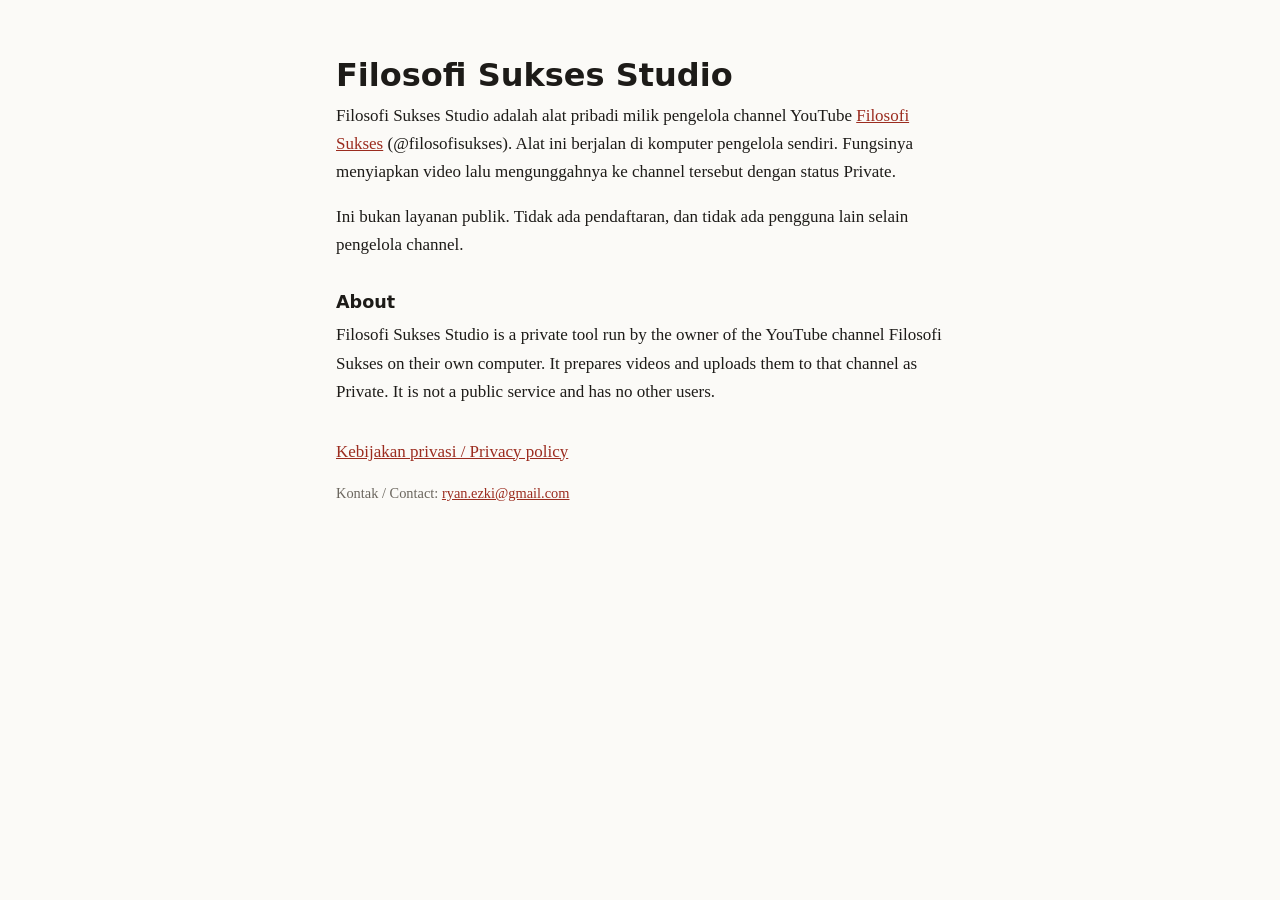
<file: index.html>
<!doctype html>
<html lang="id">
<head>
<meta charset="utf-8">
<meta name="viewport" content="width=device-width, initial-scale=1">
<title>Filosofi Sukses Studio</title>
<link rel="stylesheet" href="style.css">
</head>
<body>
<main>
  <h1>Filosofi Sukses Studio</h1>
  <p>Filosofi Sukses Studio adalah alat pribadi milik pengelola channel YouTube
    <a href="https://www.youtube.com/@filosofisukses">Filosofi Sukses</a> (@filosofisukses).
    Alat ini berjalan di komputer pengelola sendiri. Fungsinya menyiapkan video lalu mengunggahnya ke channel tersebut dengan status Private.</p>
  <p>Ini bukan layanan publik. Tidak ada pendaftaran, dan tidak ada pengguna lain selain pengelola channel.</p>

  <h2 lang="en">About</h2>
  <p lang="en">Filosofi Sukses Studio is a private tool run by the owner of the YouTube channel Filosofi Sukses on their own computer.
    It prepares videos and uploads them to that channel as Private. It is not a public service and has no other users.</p>

  <p class="links"><a href="privacy.html">Kebijakan privasi / Privacy policy</a></p>
  <p class="meta">Kontak / Contact: <a href="mailto:ryan.ezki@gmail.com">ryan.ezki@gmail.com</a></p>
</main>
</body>
</html>
</file>
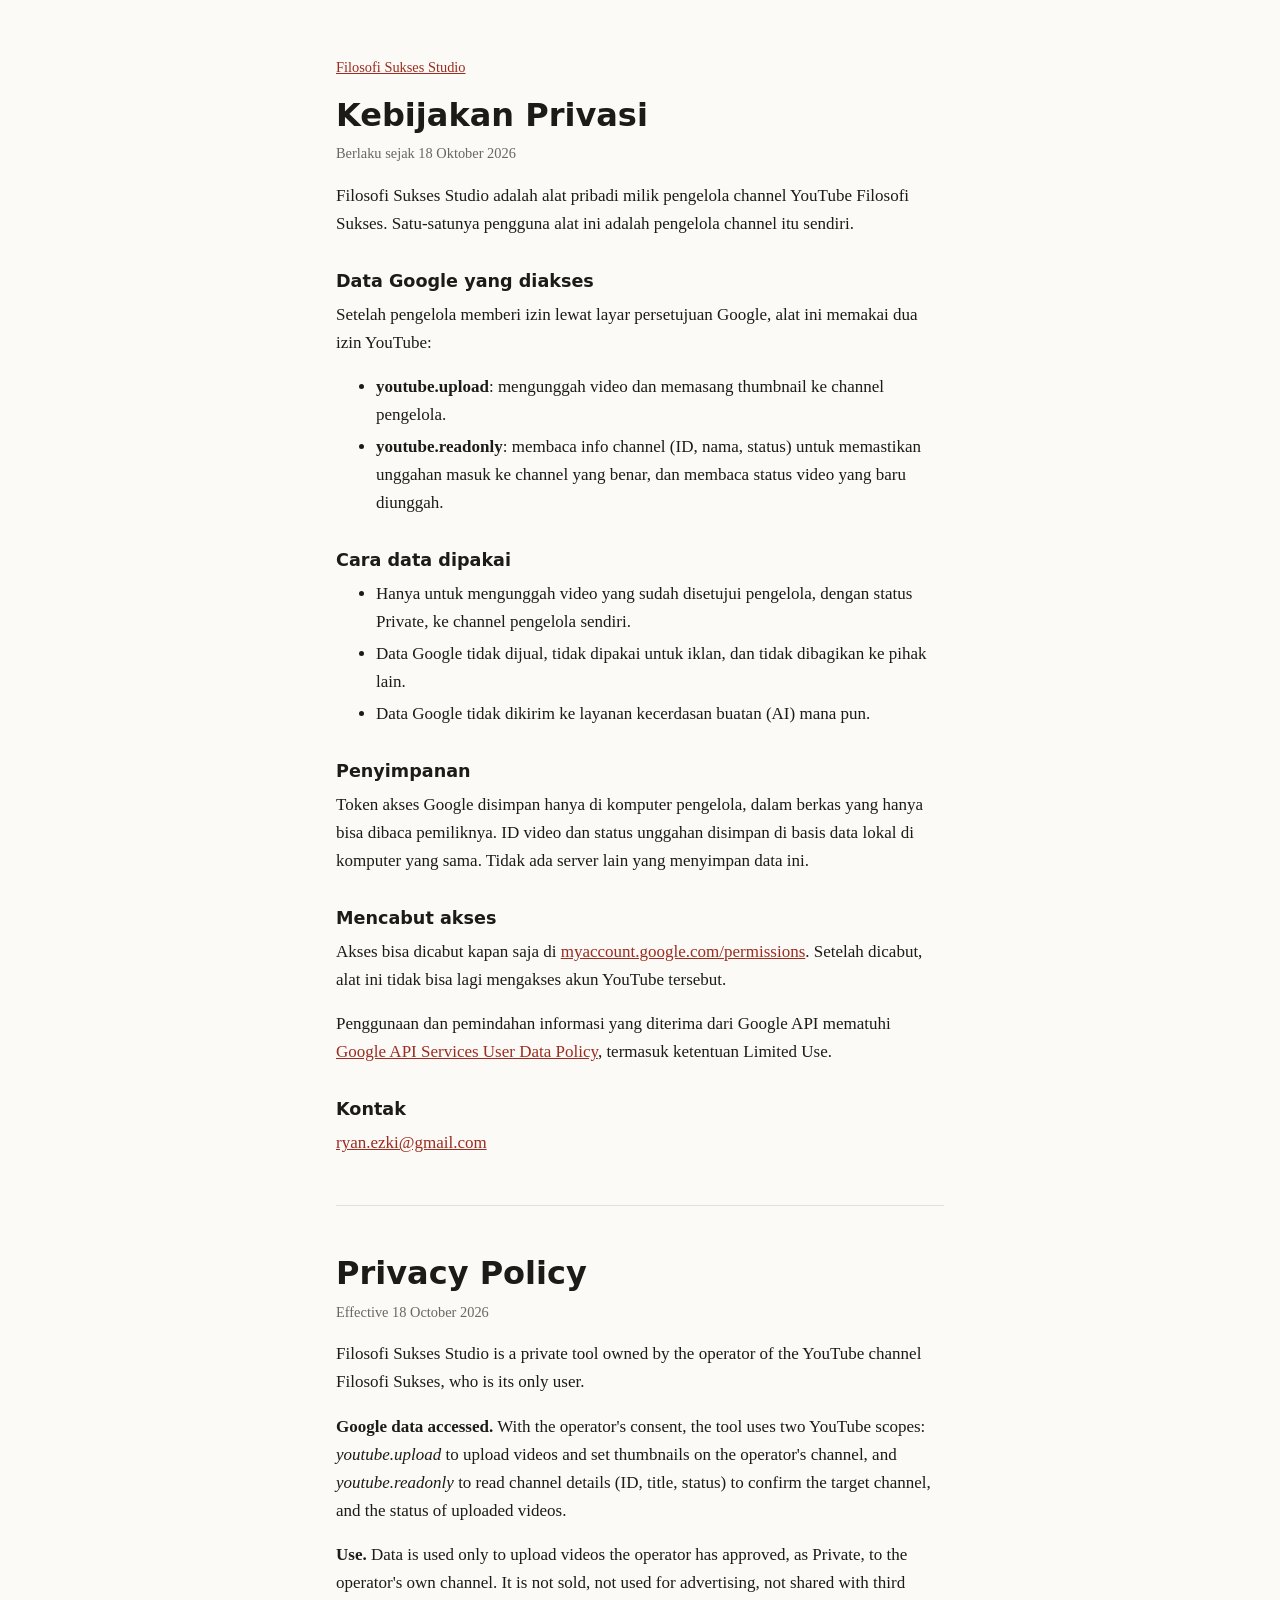
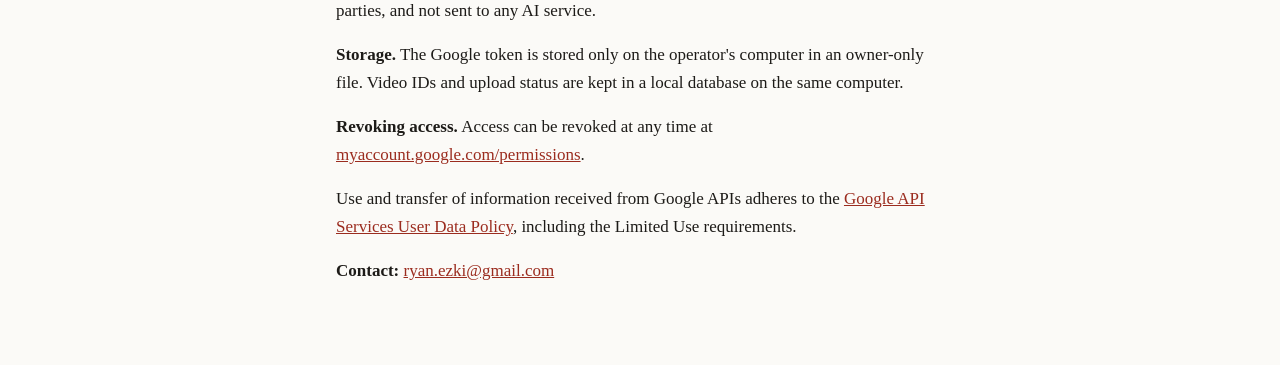
<file: privacy.html>
<!doctype html>
<html lang="id">
<head>
<meta charset="utf-8">
<meta name="viewport" content="width=device-width, initial-scale=1">
<title>Kebijakan Privasi · Filosofi Sukses Studio</title>
<link rel="stylesheet" href="style.css">
</head>
<body>
<main>
  <p class="back"><a href="./">Filosofi Sukses Studio</a></p>
  <h1>Kebijakan Privasi</h1>
  <p class="meta">Berlaku sejak 18 Oktober 2026</p>

  <p>Filosofi Sukses Studio adalah alat pribadi milik pengelola channel YouTube Filosofi Sukses. Satu-satunya pengguna alat ini adalah pengelola channel itu sendiri.</p>

  <h2>Data Google yang diakses</h2>
  <p>Setelah pengelola memberi izin lewat layar persetujuan Google, alat ini memakai dua izin YouTube:</p>
  <ul>
    <li><strong>youtube.upload</strong>: mengunggah video dan memasang thumbnail ke channel pengelola.</li>
    <li><strong>youtube.readonly</strong>: membaca info channel (ID, nama, status) untuk memastikan unggahan masuk ke channel yang benar, dan membaca status video yang baru diunggah.</li>
  </ul>

  <h2>Cara data dipakai</h2>
  <ul>
    <li>Hanya untuk mengunggah video yang sudah disetujui pengelola, dengan status Private, ke channel pengelola sendiri.</li>
    <li>Data Google tidak dijual, tidak dipakai untuk iklan, dan tidak dibagikan ke pihak lain.</li>
    <li>Data Google tidak dikirim ke layanan kecerdasan buatan (AI) mana pun.</li>
  </ul>

  <h2>Penyimpanan</h2>
  <p>Token akses Google disimpan hanya di komputer pengelola, dalam berkas yang hanya bisa dibaca pemiliknya. ID video dan status unggahan disimpan di basis data lokal di komputer yang sama. Tidak ada server lain yang menyimpan data ini.</p>

  <h2>Mencabut akses</h2>
  <p>Akses bisa dicabut kapan saja di <a href="https://myaccount.google.com/permissions">myaccount.google.com/permissions</a>. Setelah dicabut, alat ini tidak bisa lagi mengakses akun YouTube tersebut.</p>

  <p>Penggunaan dan pemindahan informasi yang diterima dari Google API mematuhi
    <a href="https://developers.google.com/terms/api-services-user-data-policy">Google API Services User Data Policy</a>, termasuk ketentuan Limited Use.</p>

  <h2>Kontak</h2>
  <p><a href="mailto:ryan.ezki@gmail.com">ryan.ezki@gmail.com</a></p>

  <hr>

  <section lang="en">
    <h1>Privacy Policy</h1>
    <p class="meta">Effective 18 October 2026</p>
    <p>Filosofi Sukses Studio is a private tool owned by the operator of the YouTube channel Filosofi Sukses, who is its only user.</p>
    <p><strong>Google data accessed.</strong> With the operator's consent, the tool uses two YouTube scopes:
      <em>youtube.upload</em> to upload videos and set thumbnails on the operator's channel, and
      <em>youtube.readonly</em> to read channel details (ID, title, status) to confirm the target channel, and the status of uploaded videos.</p>
    <p><strong>Use.</strong> Data is used only to upload videos the operator has approved, as Private, to the operator's own channel.
      It is not sold, not used for advertising, not shared with third parties, and not sent to any AI service.</p>
    <p><strong>Storage.</strong> The Google token is stored only on the operator's computer in an owner-only file. Video IDs and upload status are kept in a local database on the same computer.</p>
    <p><strong>Revoking access.</strong> Access can be revoked at any time at
      <a href="https://myaccount.google.com/permissions">myaccount.google.com/permissions</a>.</p>
    <p>Use and transfer of information received from Google APIs adheres to the
      <a href="https://developers.google.com/terms/api-services-user-data-policy">Google API Services User Data Policy</a>, including the Limited Use requirements.</p>
    <p><strong>Contact:</strong> <a href="mailto:ryan.ezki@gmail.com">ryan.ezki@gmail.com</a></p>
  </section>
</main>
</body>
</html>
</file>
<file: style.css>
:root{--bg:#fbfaf7;--fg:#1d1b18;--muted:#6b665e;--link:#9b2c1f;--rule:#e4e0d8;color-scheme:light dark}
@media (prefers-color-scheme:dark){:root{--bg:#161513;--fg:#ece8e1;--muted:#a39d93;--link:#f0907f;--rule:#34312c}}
*{box-sizing:border-box}
body{margin:0;background:var(--bg);color:var(--fg);font:17px/1.65 Georgia,"Times New Roman",serif}
main{max-width:40rem;margin:0 auto;padding:3.5rem 1rem 4rem}
h1{font:600 2rem/1.2 system-ui,-apple-system,"Segoe UI",sans-serif;margin:0 0 .5rem}
h2{font:600 1.1rem/1.3 system-ui,-apple-system,"Segoe UI",sans-serif;margin:2rem 0 .5rem}
p,ul{margin:0 0 1rem}
li{margin:.25rem 0}
a{color:var(--link)}
.meta,.back{color:var(--muted);font-size:.9rem}
.links{margin-top:2rem}
hr{border:0;border-top:1px solid var(--rule);margin:3rem 0}
</file>
